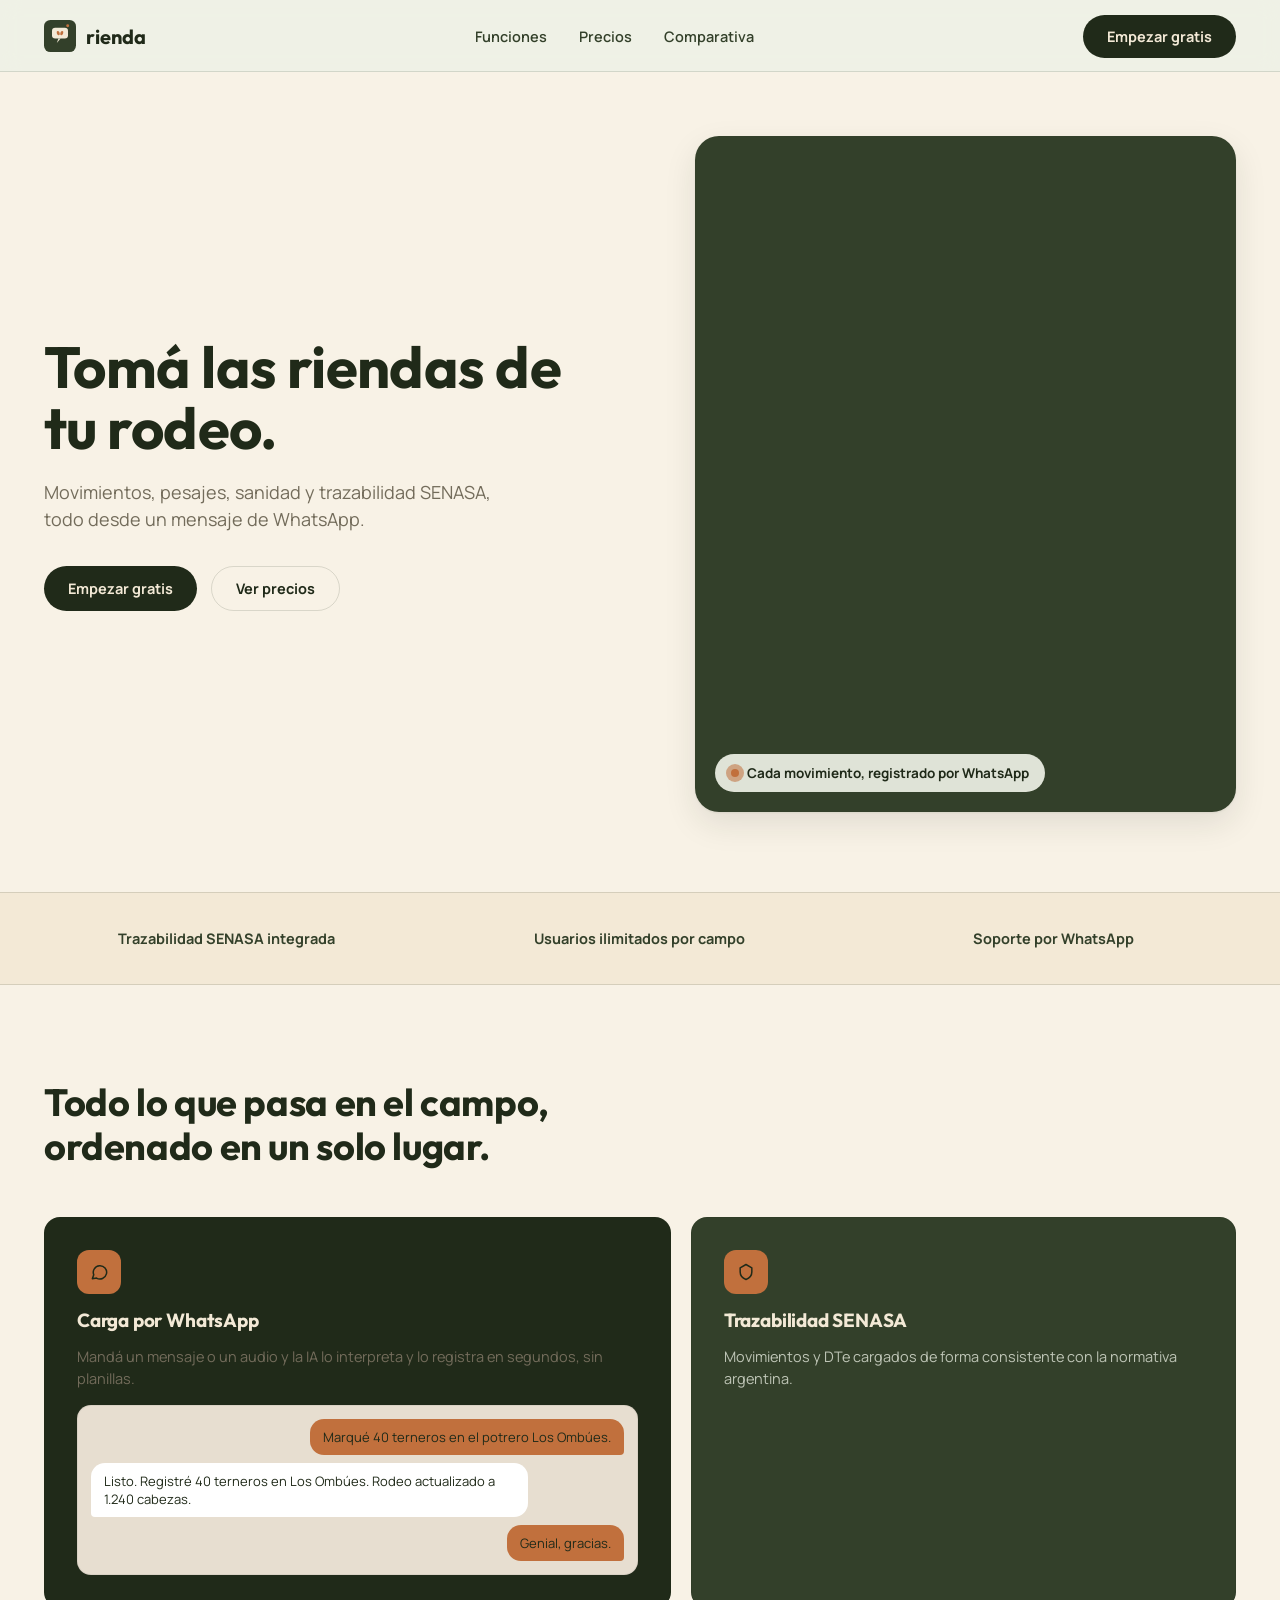
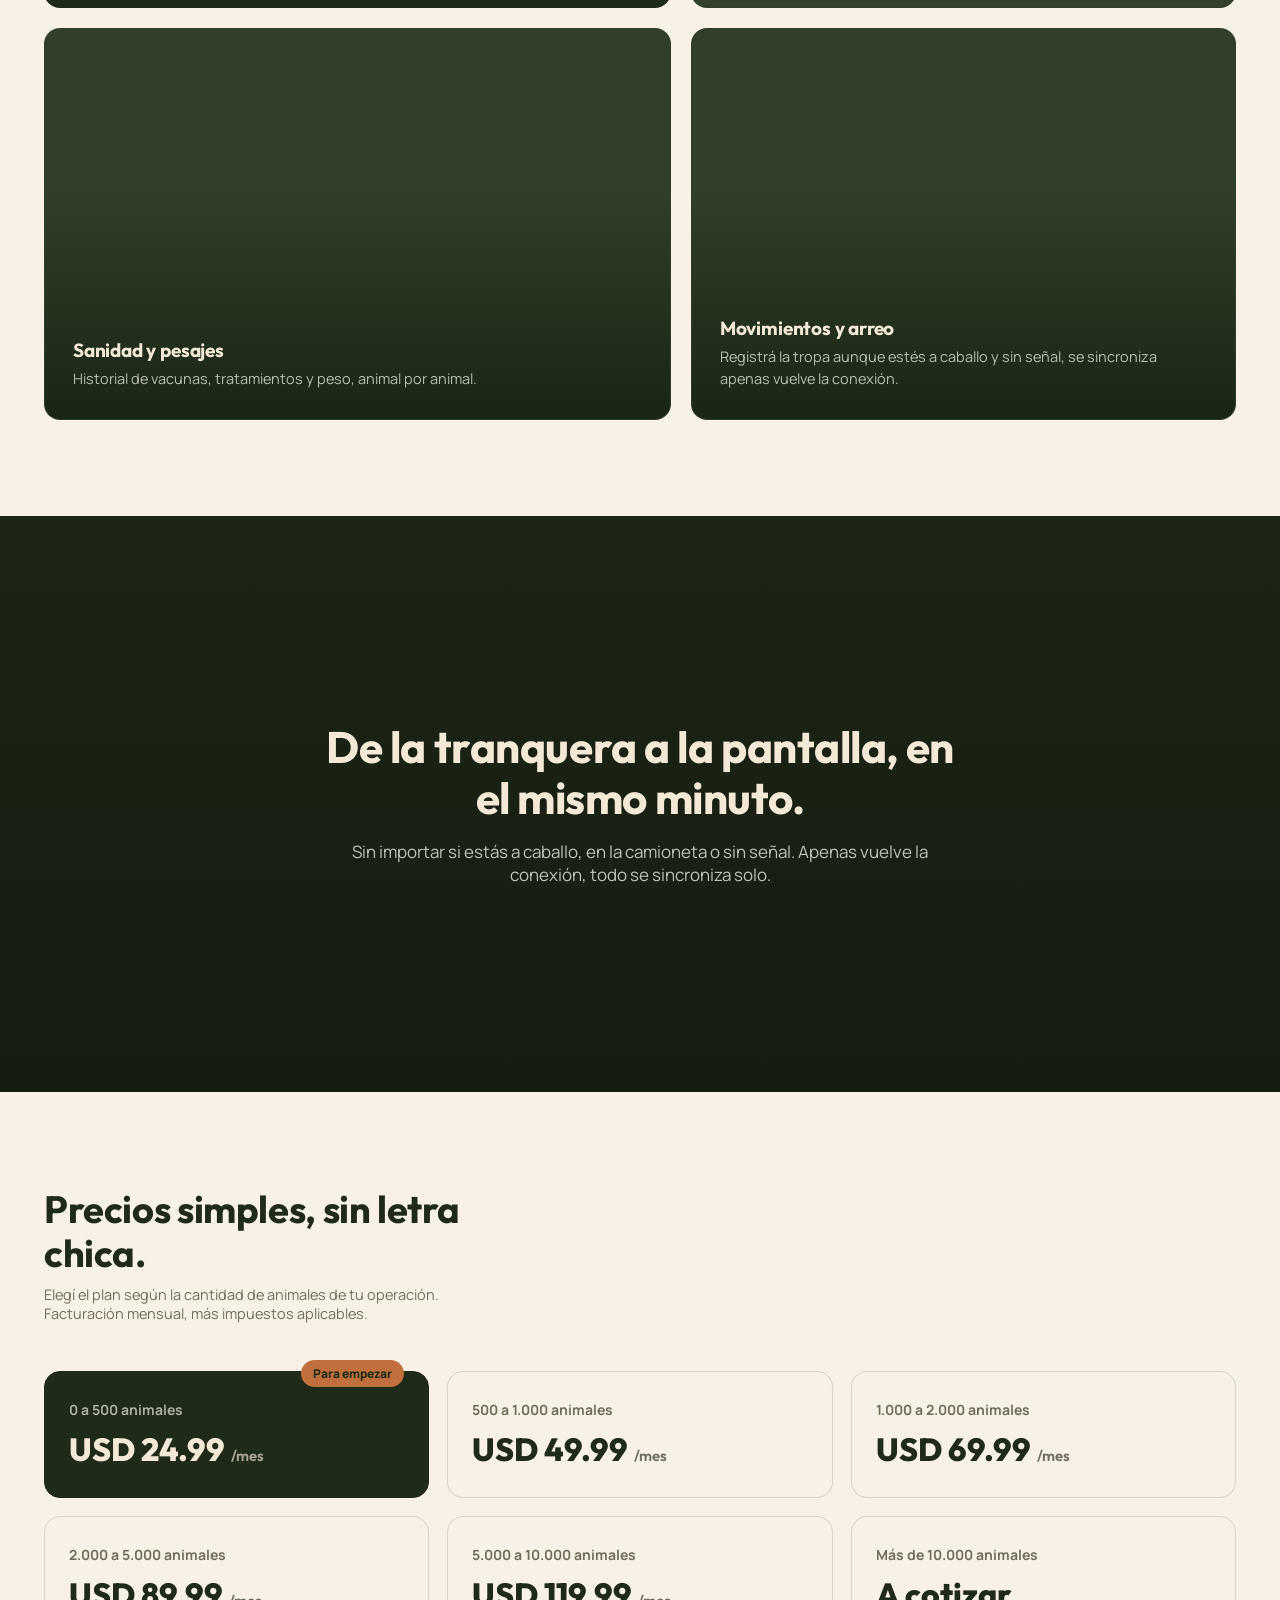
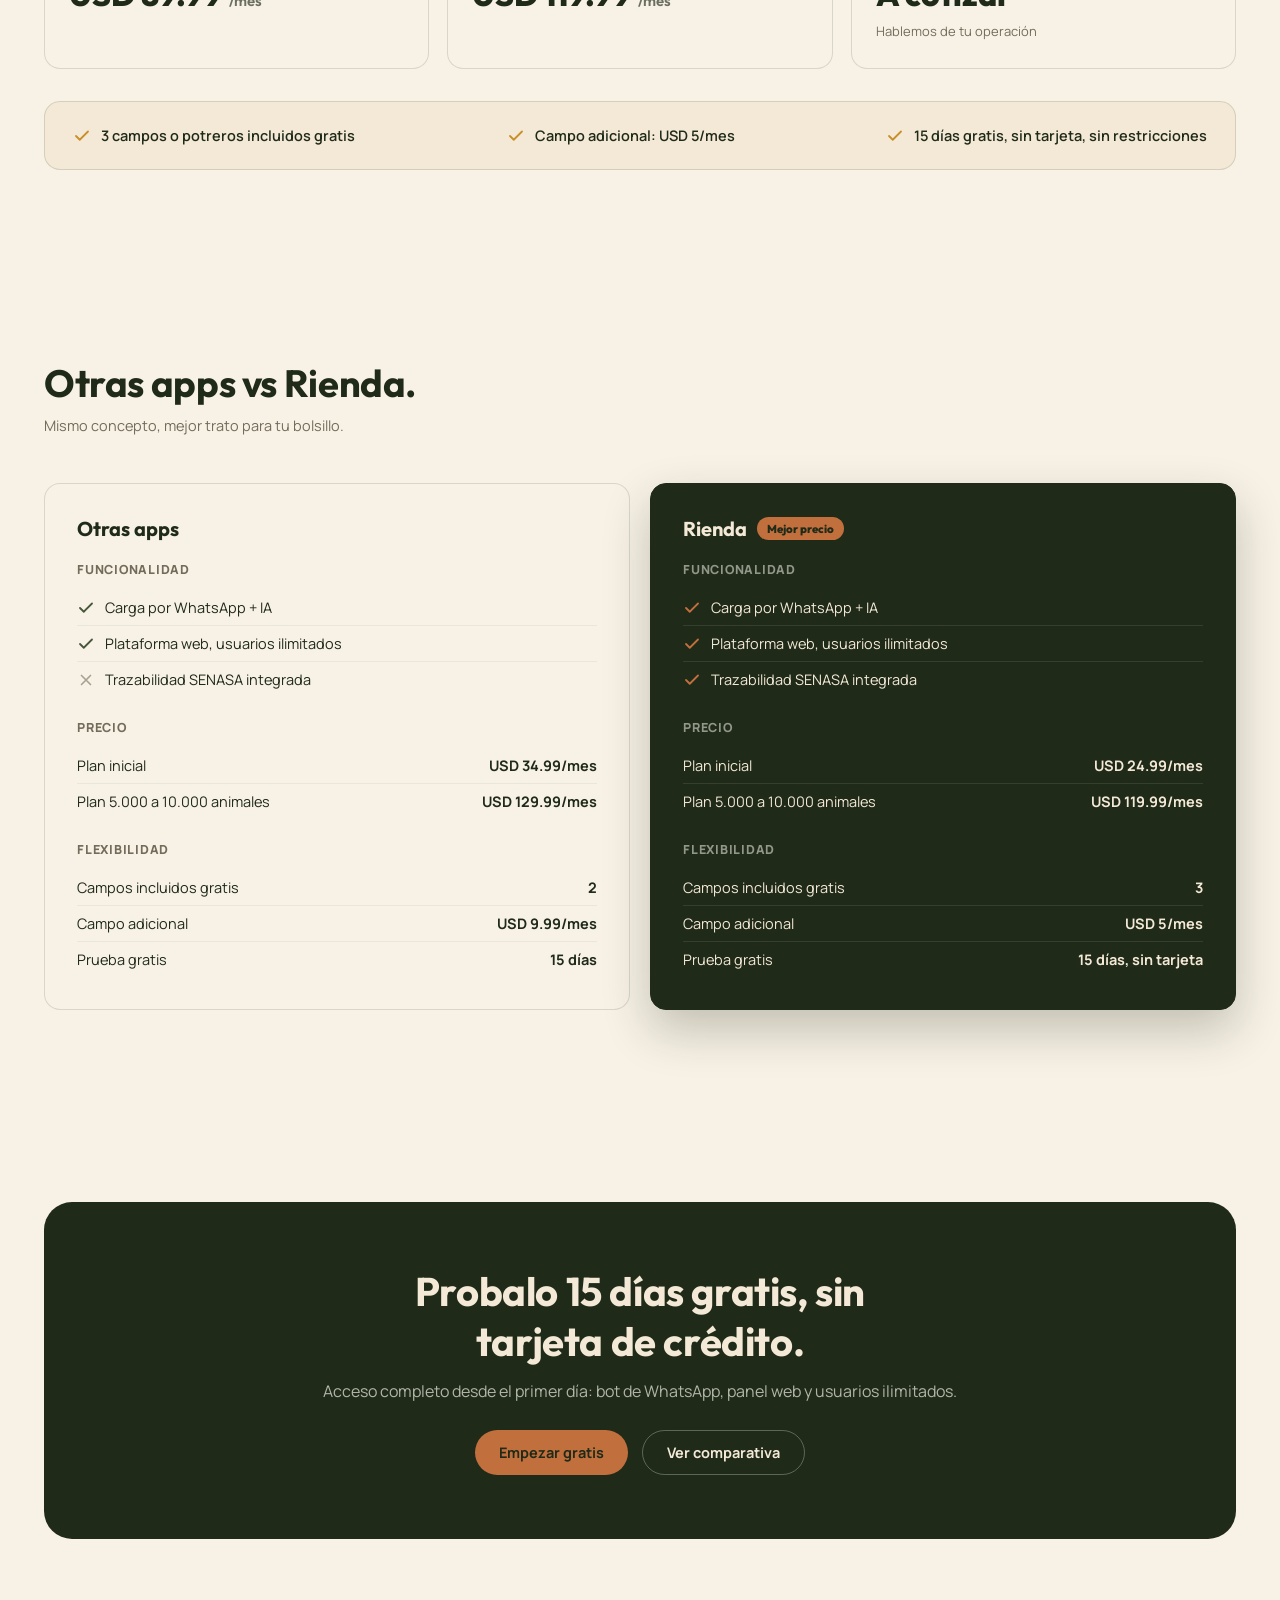
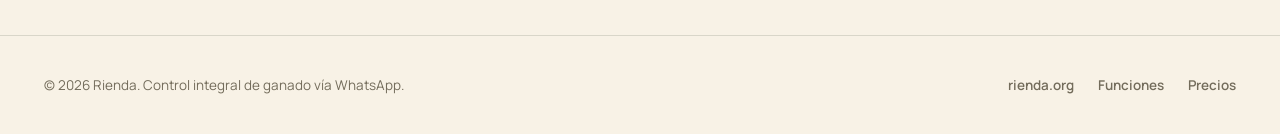
<file: index.html>
<!DOCTYPE html>
<html lang="es">
<head>
<meta charset="UTF-8">
<meta name="viewport" content="width=device-width, initial-scale=1.0">
<title>Rienda, tomá las riendas de tu rodeo</title>
<link rel="preconnect" href="https://fonts.googleapis.com">
<link rel="preconnect" href="https://fonts.gstatic.com" crossorigin>
<link href="https://fonts.googleapis.com/css2?family=Outfit:wght@400;500;600;700;800&family=Manrope:wght@400;500;600;700&display=swap" rel="stylesheet">
<link rel="stylesheet" href="css/styles.css">
</head>
<body>

<nav>
  <div class="nav-inner">
    <div class="brand">
      <span class="brand-mark">
        <svg viewBox="0 0 100 100" width="32" height="32" xmlns="http://www.w3.org/2000/svg">
          <rect width="100" height="100" rx="20" fill="#33402A"/>
          <rect x="25" y="24" width="50" height="34" rx="10" fill="#F3E9D6"/>
          <path d="M45,58 L40,72 L52,58 Z" fill="#F3E9D6"/>
          <g transform="translate(50,41)">
            <ellipse cx="-5.5" cy="0" rx="4.5" ry="7" fill="#C1703D" transform="rotate(-18,-5.5,0)"/>
            <ellipse cx="5.5" cy="0" rx="4.5" ry="7" fill="#C1703D" transform="rotate(18,5.5,0)"/>
          </g>
          <circle cx="74" cy="18" r="4.5" fill="#C1703D"/>
        </svg>
      </span>
      rienda
    </div>
    <div class="nav-links" id="navLinks">
      <a href="#funciones">Funciones</a>
      <a href="#precios">Precios</a>
      <a href="#comparativa">Comparativa</a>
    </div>
    <div style="display:flex;align-items:center;gap:8px;">
      <a href="#precios" class="btn btn-primary">Empezar gratis</a>
      <button class="nav-toggle" id="navToggle" aria-label="Abrir menú" aria-expanded="false" aria-controls="navLinks">
        <svg id="navToggleIcon" viewBox="0 0 24 24" fill="none" xmlns="http://www.w3.org/2000/svg">
          <path d="M4 6h16M4 12h16M4 18h16" stroke="#202a19" stroke-width="2" stroke-linecap="round"/>
        </svg>
      </button>
    </div>
  </div>
</nav>

<section class="hero">
  <div class="max hero-grid">
    <div>
      <h1 class="reveal in">Tomá las riendas de tu rodeo.</h1>
      <p class="reveal in">Movimientos, pesajes, sanidad y trazabilidad SENASA, todo desde un mensaje de WhatsApp.</p>
      <div class="hero-ctas reveal in">
        <a href="#precios" class="btn btn-primary">Empezar gratis</a>
        <a href="#precios" class="btn btn-ghost">Ver precios</a>
      </div>
    </div>
    <div class="hero-visual reveal in">
      <video autoplay muted loop playsinline
        poster="https://images.pexels.com/videos/13158900/cattle-scotland-13158900.jpeg?auto=compress&cs=tinysrgb&h=900&fit=crop&w=900"
        aria-label="Rodeo pastando en el campo">
        <source src="https://videos.pexels.com/video-files/13158900/13158900-uhd_2730_1440_25fps.mp4" type="video/mp4">
      </video>
      <div class="chip"><span class="chip-dot"></span> Cada movimiento, registrado por WhatsApp</div>
    </div>
  </div>
</section>

<div class="facts">
  <div class="max facts-grid">
    <div class="fact reveal">Trazabilidad SENASA integrada</div>
    <div class="fact reveal">Usuarios ilimitados por campo</div>
    <div class="fact reveal">Soporte por WhatsApp</div>
  </div>
</div>

<section id="funciones">
  <div class="max">
    <div class="section-head reveal">
      <h2>Todo lo que pasa en el campo, ordenado en un solo lugar.</h2>
    </div>
    <div class="bento reveal-stagger">
      <div class="bento-card chat-mock reveal">
        <div class="icon-box">
          <svg width="20" height="20" viewBox="0 0 24 24" fill="none"><path d="M4 20l1.7-4.6A8 8 0 1 1 9 19.3L4 20Z" stroke="currentColor" stroke-width="1.8" stroke-linejoin="round"/></svg>
        </div>
        <h3>Carga por WhatsApp</h3>
        <p>Mandá un mensaje o un audio y la IA lo interpreta y lo registra en segundos, sin planillas.</p>
        <div class="phone-frame">
          <div class="bubble out">Marqué 40 terneros en el potrero Los Ombúes.</div>
          <div class="bubble in">Listo. Registré 40 terneros en Los Ombúes. Rodeo actualizado a 1.240 cabezas.</div>
          <div class="bubble out">Genial, gracias.</div>
        </div>
      </div>

      <div class="bento-card accent reveal">
        <div class="icon-box">
          <svg width="20" height="20" viewBox="0 0 24 24" fill="none"><path d="M12 3l7 4v5c0 5-3 7.5-7 9-4-1.5-7-4-7-9V7l7-4Z" stroke="currentColor" stroke-width="1.8" stroke-linejoin="round"/></svg>
        </div>
        <h3>Trazabilidad SENASA</h3>
        <p>Movimientos y DTe cargados de forma consistente con la normativa argentina.</p>
      </div>

      <div class="bento-card media reveal">
        <video autoplay muted loop playsinline
          poster="https://images.pexels.com/videos/13158900/cattle-scotland-13158900.jpeg?auto=compress&cs=tinysrgb&h=500&fit=crop&w=700"
          aria-label="Vacas pastando en el potrero">
          <source src="https://videos.pexels.com/video-files/13158900/13158900-uhd_2730_1440_25fps.mp4" type="video/mp4">
        </video>
        <div class="media-content">
          <h3>Sanidad y pesajes</h3>
          <p>Historial de vacunas, tratamientos y peso, animal por animal.</p>
        </div>
      </div>

      <div class="bento-card media reveal">
        <video autoplay muted loop playsinline
          poster="https://images.pexels.com/videos/36499576/pexels-photo-36499576.jpeg?auto=compress&cs=tinysrgb&h=500&fit=crop&w=700"
          aria-label="Arriero a caballo trabajando el rodeo">
          <source src="https://videos.pexels.com/video-files/36499576/15476779_1920_1080_24fps.mp4" type="video/mp4">
        </video>
        <div class="media-content">
          <h3>Movimientos y arreo</h3>
          <p>Registrá la tropa aunque estés a caballo y sin señal, se sincroniza apenas vuelve la conexión.</p>
        </div>
      </div>
    </div>
  </div>
</section>

<div class="cinematic">
  <video autoplay muted loop playsinline
    poster="https://images.pexels.com/videos/8625404/action-action-energy-animal-beach-8625404.jpeg?auto=compress&cs=tinysrgb&h=900&fit=crop&w=1600"
    aria-label="Caballo corriendo en campo abierto">
    <source src="https://videos.pexels.com/video-files/8625404/8625404-hd_1920_1080_30fps.mp4" type="video/mp4">
  </video>
  <div class="cinematic-content reveal">
    <h2>De la tranquera a la pantalla, en el mismo minuto.</h2>
    <p>Sin importar si estás a caballo, en la camioneta o sin señal. Apenas vuelve la conexión, todo se sincroniza solo.</p>
  </div>
</div>

<section id="precios">
  <div class="max">
    <div class="section-head reveal">
      <h2>Precios simples, sin letra chica.</h2>
      <p class="pricing-toggle-note">Elegí el plan según la cantidad de animales de tu operación. Facturación mensual, más impuestos aplicables.</p>
    </div>

    <div class="price-grid reveal-stagger">
      <div class="price-card featured reveal">
        <span class="price-badge">Para empezar</span>
        <span class="price-range">0 a 500 animales</span>
        <span class="price-amount">USD 24.99 <span>/mes</span></span>
      </div>
      <div class="price-card reveal">
        <span class="price-range">500 a 1.000 animales</span>
        <span class="price-amount">USD 49.99 <span>/mes</span></span>
      </div>
      <div class="price-card reveal">
        <span class="price-range">1.000 a 2.000 animales</span>
        <span class="price-amount">USD 69.99 <span>/mes</span></span>
      </div>
      <div class="price-card reveal">
        <span class="price-range">2.000 a 5.000 animales</span>
        <span class="price-amount">USD 89.99 <span>/mes</span></span>
      </div>
      <div class="price-card reveal">
        <span class="price-range">5.000 a 10.000 animales</span>
        <span class="price-amount">USD 119.99 <span>/mes</span></span>
      </div>
      <div class="price-card reveal">
        <span class="price-range">Más de 10.000 animales</span>
        <span class="price-amount">A cotizar</span>
        <span class="price-note">Hablemos de tu operación</span>
      </div>
    </div>

    <div class="price-extra reveal">
      <div class="price-extra-item">
        <svg width="18" height="18" viewBox="0 0 24 24" fill="none"><path d="M20 6L9 17l-5-5" stroke="#c98f28" stroke-width="2.4" stroke-linecap="round" stroke-linejoin="round"/></svg>
        3 campos o potreros incluidos gratis
      </div>
      <div class="price-extra-item">
        <svg width="18" height="18" viewBox="0 0 24 24" fill="none"><path d="M20 6L9 17l-5-5" stroke="#c98f28" stroke-width="2.4" stroke-linecap="round" stroke-linejoin="round"/></svg>
        Campo adicional: USD 5/mes
      </div>
      <div class="price-extra-item">
        <svg width="18" height="18" viewBox="0 0 24 24" fill="none"><path d="M20 6L9 17l-5-5" stroke="#c98f28" stroke-width="2.4" stroke-linecap="round" stroke-linejoin="round"/></svg>
        15 días gratis, sin tarjeta, sin restricciones
      </div>
    </div>
  </div>
</section>

<section id="comparativa">
  <div class="max">
    <div class="section-head reveal">
      <h2>Otras apps vs Rienda.</h2>
      <p class="pricing-toggle-note">Mismo concepto, mejor trato para tu bolsillo.</p>
    </div>

    <div class="compare">
      <div class="compare-card reveal">
        <div class="compare-title">Otras apps</div>

        <div class="compare-group">
          <div class="compare-group-label">Funcionalidad</div>
          <div class="compare-row"><svg class="icon-yes" viewBox="0 0 24 24" fill="none"><path d="M20 6L9 17l-5-5" stroke="currentColor" stroke-width="2.4" stroke-linecap="round" stroke-linejoin="round"/></svg> Carga por WhatsApp + IA</div>
          <div class="compare-row"><svg class="icon-yes" viewBox="0 0 24 24" fill="none"><path d="M20 6L9 17l-5-5" stroke="currentColor" stroke-width="2.4" stroke-linecap="round" stroke-linejoin="round"/></svg> Plataforma web, usuarios ilimitados</div>
          <div class="compare-row"><svg class="icon-no" viewBox="0 0 24 24" fill="none"><path d="M6 6l12 12M18 6L6 18" stroke="currentColor" stroke-width="2.2" stroke-linecap="round"/></svg> Trazabilidad SENASA integrada</div>
        </div>

        <div class="compare-group">
          <div class="compare-group-label">Precio</div>
          <div class="compare-row">Plan inicial <span class="compare-value" style="margin-left:auto">USD 34.99/mes</span></div>
          <div class="compare-row">Plan 5.000 a 10.000 animales <span class="compare-value" style="margin-left:auto">USD 129.99/mes</span></div>
        </div>

        <div class="compare-group">
          <div class="compare-group-label">Flexibilidad</div>
          <div class="compare-row">Campos incluidos gratis <span class="compare-value" style="margin-left:auto">2</span></div>
          <div class="compare-row">Campo adicional <span class="compare-value" style="margin-left:auto">USD 9.99/mes</span></div>
          <div class="compare-row">Prueba gratis <span class="compare-value" style="margin-left:auto">15 días</span></div>
        </div>
      </div>

      <div class="compare-card win reveal">
        <div class="compare-title">Rienda <span class="tag">Mejor precio</span></div>

        <div class="compare-group">
          <div class="compare-group-label">Funcionalidad</div>
          <div class="compare-row"><svg class="icon-yes" viewBox="0 0 24 24" fill="none"><path d="M20 6L9 17l-5-5" stroke="currentColor" stroke-width="2.4" stroke-linecap="round" stroke-linejoin="round"/></svg> Carga por WhatsApp + IA</div>
          <div class="compare-row"><svg class="icon-yes" viewBox="0 0 24 24" fill="none"><path d="M20 6L9 17l-5-5" stroke="currentColor" stroke-width="2.4" stroke-linecap="round" stroke-linejoin="round"/></svg> Plataforma web, usuarios ilimitados</div>
          <div class="compare-row"><svg class="icon-yes" viewBox="0 0 24 24" fill="none"><path d="M20 6L9 17l-5-5" stroke="currentColor" stroke-width="2.4" stroke-linecap="round" stroke-linejoin="round"/></svg> Trazabilidad SENASA integrada</div>
        </div>

        <div class="compare-group">
          <div class="compare-group-label">Precio</div>
          <div class="compare-row">Plan inicial <span class="compare-value" style="margin-left:auto">USD 24.99/mes</span></div>
          <div class="compare-row">Plan 5.000 a 10.000 animales <span class="compare-value" style="margin-left:auto">USD 119.99/mes</span></div>
        </div>

        <div class="compare-group">
          <div class="compare-group-label">Flexibilidad</div>
          <div class="compare-row">Campos incluidos gratis <span class="compare-value" style="margin-left:auto">3</span></div>
          <div class="compare-row">Campo adicional <span class="compare-value" style="margin-left:auto">USD 5/mes</span></div>
          <div class="compare-row">Prueba gratis <span class="compare-value" style="margin-left:auto">15 días, sin tarjeta</span></div>
        </div>
      </div>
    </div>
  </div>
</section>

<section>
  <div class="max">
    <div class="cta-banner reveal">
      <h2>Probalo 15 días gratis, sin tarjeta de crédito.</h2>
      <p>Acceso completo desde el primer día: bot de WhatsApp, panel web y usuarios ilimitados.</p>
      <div class="hero-ctas">
        <a href="#" class="btn" style="background:var(--accent);color:var(--forest-950);">Empezar gratis</a>
        <a href="#comparativa" class="btn btn-ghost">Ver comparativa</a>
      </div>
    </div>
  </div>
</section>

<footer>
  <div class="max footer-inner">
    <div class="footer-brand">© 2026 Rienda. Control integral de ganado vía WhatsApp.</div>
    <div class="footer-links">
      <a href="https://rienda.org">rienda.org</a>
      <a href="#funciones">Funciones</a>
      <a href="#precios">Precios</a>
    </div>
  </div>
</footer>

<script src="js/main.js"></script>

</body>
</html>
</file>
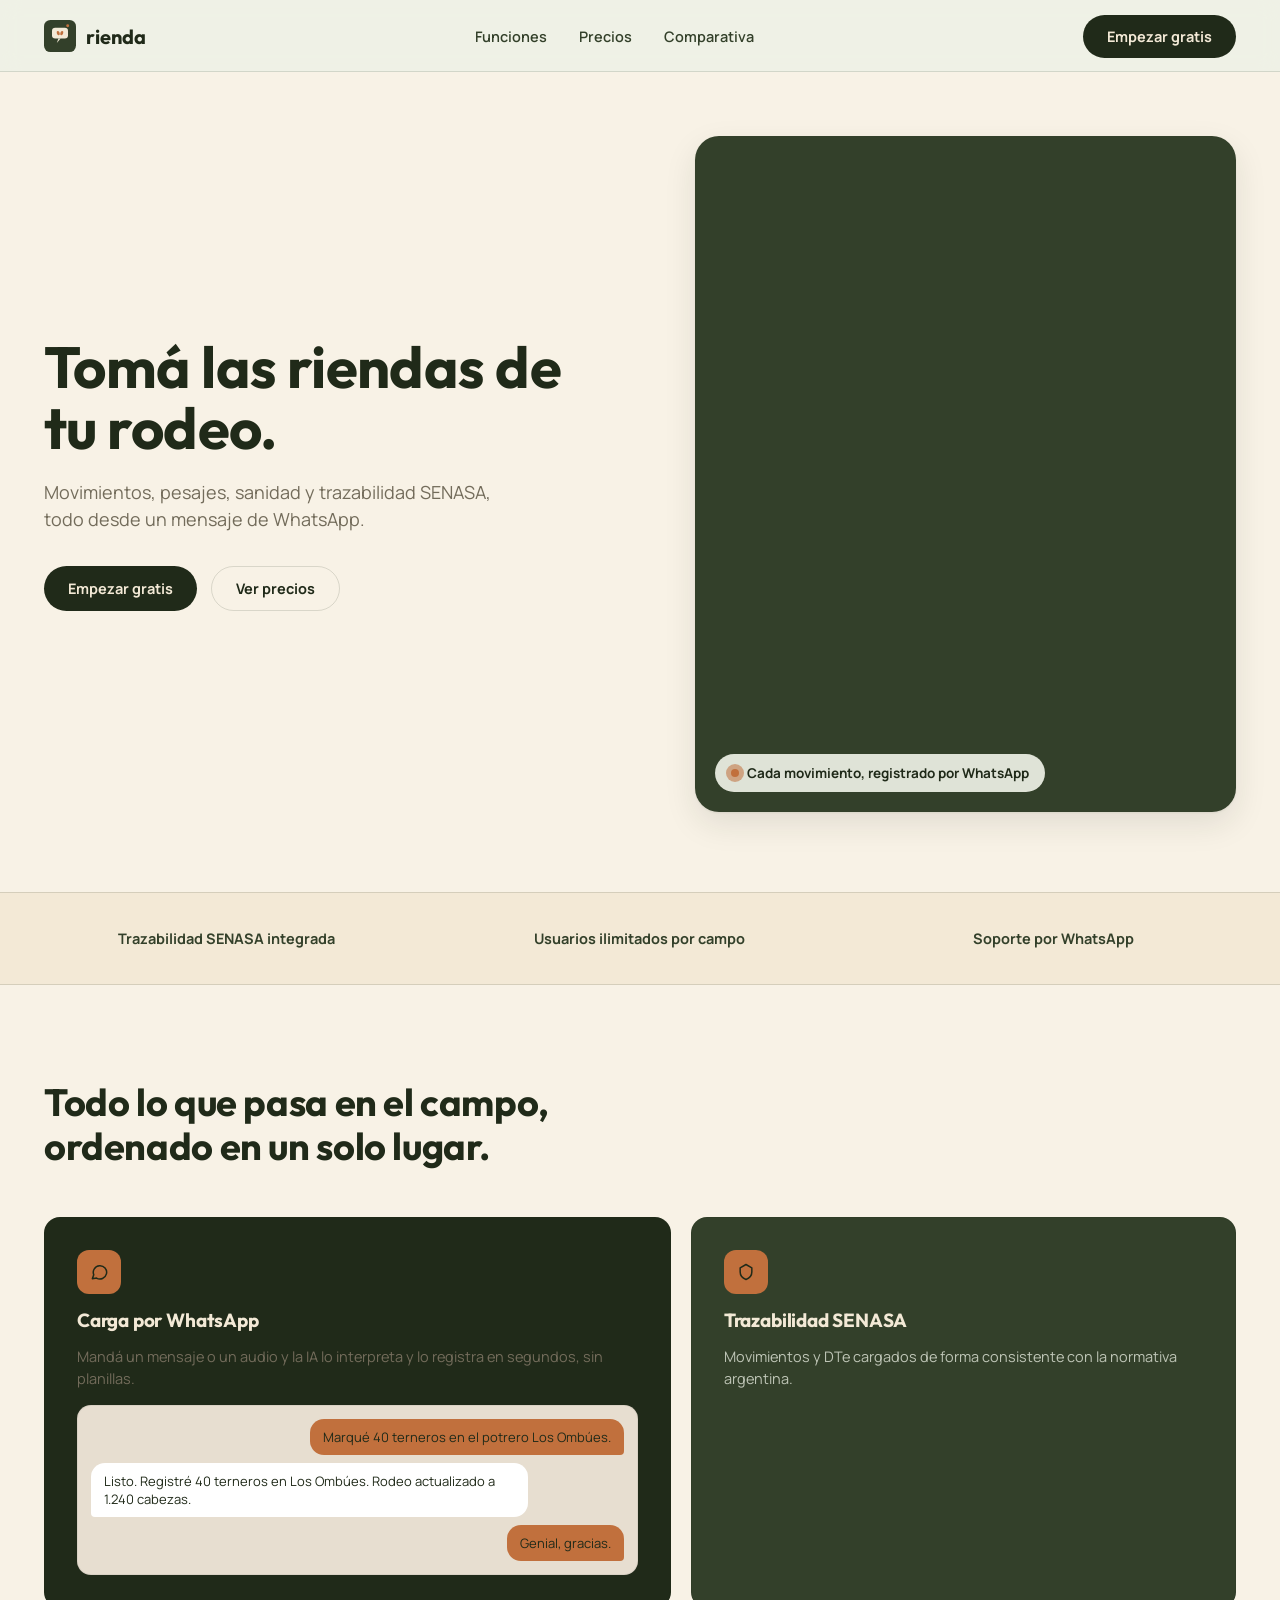
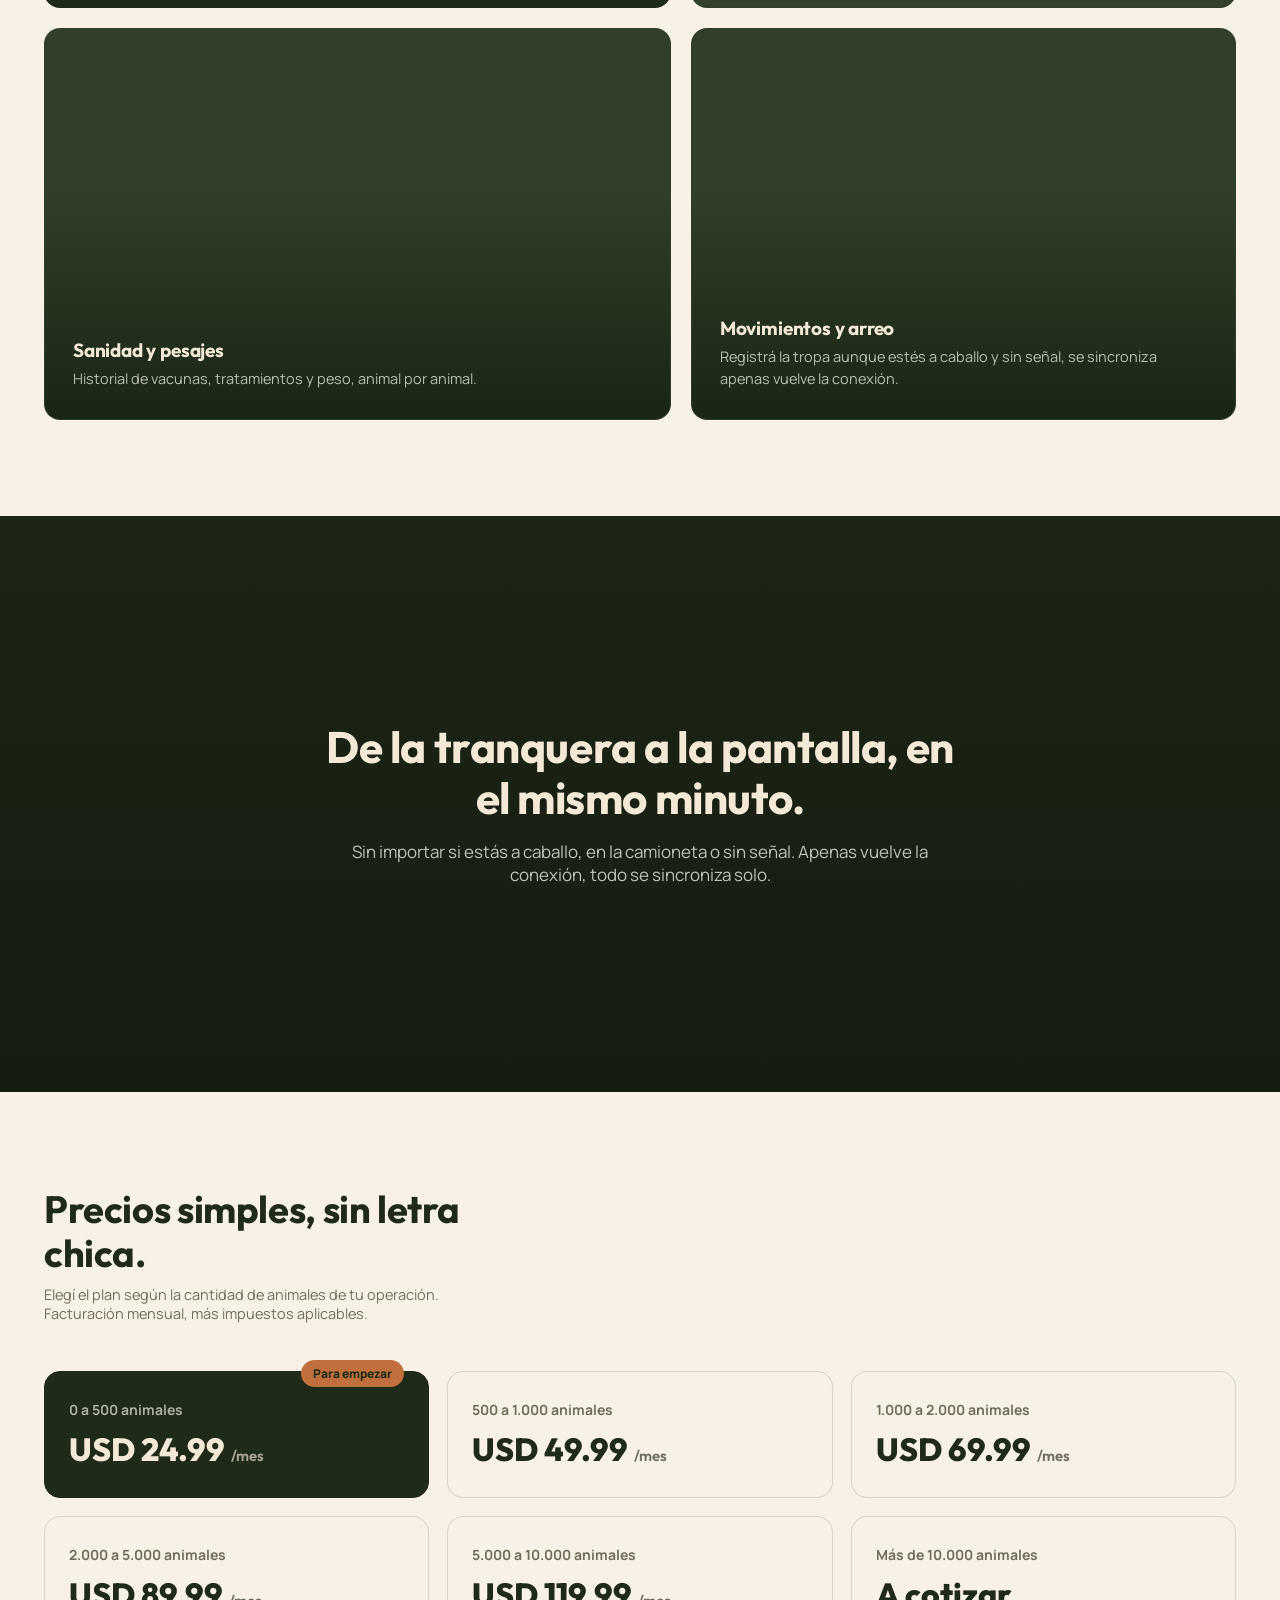
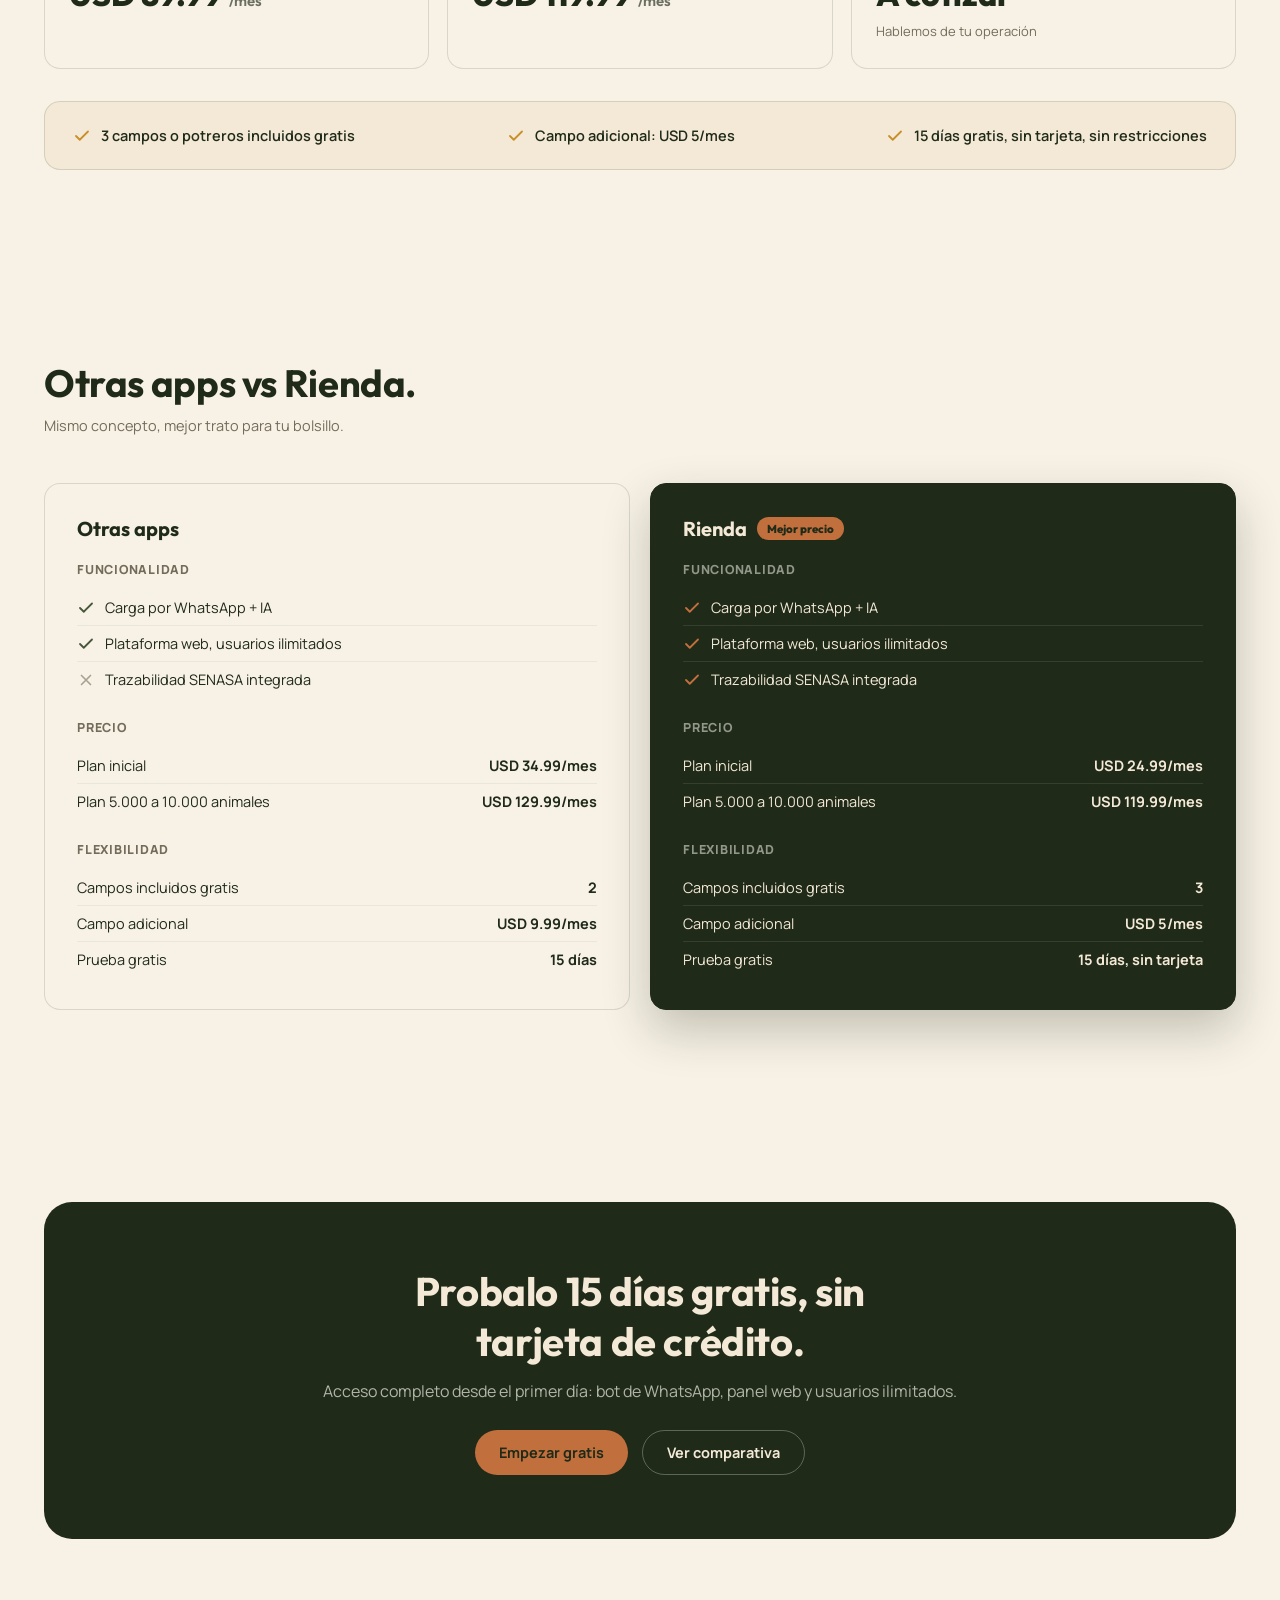
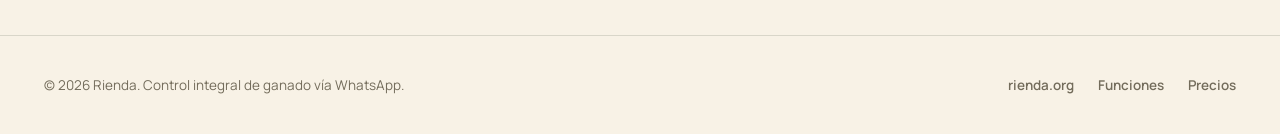
<file: rienda-landing.html>
<!DOCTYPE html>
<html lang="es">
<head>
<meta charset="UTF-8">
<meta name="viewport" content="width=device-width, initial-scale=1.0">
<title>Rienda, tomá las riendas de tu rodeo</title>
<link rel="preconnect" href="https://fonts.googleapis.com">
<link rel="preconnect" href="https://fonts.gstatic.com" crossorigin>
<link href="https://fonts.googleapis.com/css2?family=Outfit:wght@400;500;600;700;800&family=Manrope:wght@400;500;600;700&display=swap" rel="stylesheet">
<style>
  :root{
    --forest-950:#202a19;
    --forest-900:#283420;
    --forest-800:#33402a;
    --forest-700:#46573a;
    --bone:#f3e9d6;
    --bone-soft:#f8f2e6;
    --accent:#c1703d;
    --accent-dark:#a85f2f;
    --muted:#736c5b;
    --line: rgba(32,42,25,0.14);
    --radius-card:16px;
    --radius-pill:999px;
    --shadow-soft: 0 1px 2px rgba(32,42,25,0.07), 0 12px 32px rgba(32,42,25,0.1);
    --ease-out: cubic-bezier(0.23, 1, 0.32, 1);
    --ease-in-out: cubic-bezier(0.77, 0, 0.175, 1);
  }
  *{box-sizing:border-box;}
  html{scroll-behavior:smooth;}
  body{
    margin:0;
    font-family:'Manrope',-apple-system,Segoe UI,Roboto,sans-serif;
    background:var(--bone-soft);
    color:var(--forest-950);
    -webkit-font-smoothing:antialiased;
  }
  h1,h2,h3{
    font-family:'Outfit',sans-serif;
    margin:0;
    letter-spacing:-0.01em;
  }
  p{margin:0;}
  img{display:block;max-width:100%;}
  a{color:inherit;text-decoration:none;}
  .max{max-width:1240px;margin:0 auto;padding:0 24px;}
  section{padding:96px 0;}
  @media (max-width:768px){ section{padding:64px 0;} }

  /* Nav */
  nav{
    position:sticky;top:0;z-index:40;
    background:rgba(238,241,230,0.85);
    backdrop-filter:blur(10px);
    border-bottom:1px solid var(--line);
    height:72px;
  }
  .nav-inner{
    max-width:1240px;margin:0 auto;padding:0 24px;height:72px;
    display:flex;align-items:center;justify-content:space-between;
  }
  .brand{display:flex;align-items:center;gap:10px;font-family:'Outfit',sans-serif;font-weight:700;font-size:20px;color:var(--forest-950);}
  .brand-mark{
    width:32px;height:32px;display:flex;align-items:center;justify-content:center;
  }
  .brand-mark svg{display:block;width:100%;height:100%;}
  .nav-links{display:flex;align-items:center;gap:32px;font-size:14.5px;font-weight:600;color:var(--forest-800);}
  .nav-links a:hover{color:var(--accent-dark);}
  .nav-toggle{
    display:none;width:40px;height:40px;border:none;background:transparent;cursor:pointer;
    align-items:center;justify-content:center;flex-shrink:0;
  }
  .nav-toggle svg{width:22px;height:22px;}
  @media (max-width:480px){
    .nav-inner .btn-primary{padding:10px 16px;font-size:13px;}
    .brand{font-size:17px;}
  }
  @media (max-width:768px){
    .nav-toggle{display:flex;}
    .nav-links{
      display:flex;flex-direction:column;align-items:flex-start;gap:0;
      position:absolute;top:72px;left:0;right:0;
      background:var(--bone-soft);border-bottom:1px solid var(--line);
      max-height:0;overflow:hidden;padding:0 24px;
      transition:max-height .3s var(--ease-out), padding .3s var(--ease-out);
    }
    .nav-links.open{max-height:220px;padding:12px 24px 20px;}
    .nav-links a{padding:12px 0;width:100%;border-bottom:1px solid var(--line);}
    .nav-links a:last-child{border-bottom:none;}
  }
  @media (prefers-reduced-motion: reduce){
    .nav-links{transition:none;}
  }
  .btn{
    display:inline-flex;align-items:center;justify-content:center;gap:8px;
    padding:12px 24px;border-radius:var(--radius-pill);
    font-weight:700;font-size:14.5px;white-space:nowrap;
    transition:transform .15s var(--ease-out), box-shadow .15s var(--ease-out), background .15s ease;
    cursor:pointer;border:none;
  }
  .btn:active{transform:scale(0.97);}
  .btn-primary{background:var(--forest-950);color:var(--bone);}
  .btn-ghost{background:transparent;color:var(--forest-950);border:1.5px solid var(--line);}
  @media (hover: hover) and (pointer: fine){
    .btn-primary:hover{background:var(--forest-800);transform:translateY(-1px);box-shadow:0 8px 20px rgba(20,32,15,0.22);}
    .btn-ghost:hover{border-color:var(--forest-950);}
  }

  /* Hero */
  .hero{padding:64px 0 80px;}
  .hero-grid{
    display:grid;grid-template-columns:1.1fr 1fr;gap:56px;align-items:center;
  }
  @media (max-width:900px){ .hero-grid{grid-template-columns:1fr;} }
  .hero h1{
    font-size:clamp(34px,5vw,58px);
    line-height:1.05;
    max-width:14ch;
  }
  .hero p{
    margin-top:20px;font-size:18px;line-height:1.55;color:var(--muted);max-width:42ch;
  }
  .hero-ctas{margin-top:32px;display:flex;gap:14px;flex-wrap:wrap;}
  .hero-visual{
    position:relative;border-radius:24px;overflow:hidden;
    aspect-ratio:4/5;box-shadow:var(--shadow-soft);
    background:var(--forest-800);
  }
  .hero-visual video{width:100%;height:100%;object-fit:cover;display:block;}
  @media (max-width:900px){
    .hero-visual{aspect-ratio:4/3;max-height:340px;}
  }
  @media (max-width:480px){
    .hero-visual{aspect-ratio:1/1;max-height:280px;border-radius:18px;}
  }
  .hero-visual .chip{
    position:absolute;left:20px;bottom:20px;
    background:rgba(238,241,230,0.92);backdrop-filter:blur(6px);
    padding:10px 16px;border-radius:var(--radius-pill);
    font-size:13.5px;font-weight:700;color:var(--forest-950);
    display:flex;align-items:center;gap:8px;
  }
  .chip-dot{
    width:8px;height:8px;border-radius:50%;background:var(--accent);position:relative;
  }
  .chip-dot::after{
    content:"";position:absolute;inset:-5px;border-radius:50%;
    background:var(--accent);opacity:.55;
    animation:pulseDot 1.8s ease-out infinite;
  }
  @keyframes pulseDot{
    0%{transform:scale(0.6);opacity:.55;}
    100%{transform:scale(1.9);opacity:0;}
  }
  @media (prefers-reduced-motion: reduce){
    .chip-dot::after{animation:none;display:none;}
  }

  /* Fact strip */
  .facts{
    border-top:1px solid var(--line);border-bottom:1px solid var(--line);
    background:var(--bone);
  }
  .facts-grid{
    display:grid;grid-template-columns:repeat(3,1fr);
    padding:28px 0;
  }
  @media (max-width:768px){ .facts-grid{grid-template-columns:1fr;gap:16px;} }
  .fact{text-align:center;font-size:14.5px;font-weight:700;color:var(--forest-800);padding:8px 16px;}

  /* Features bento */
  .section-head{max-width:520px;margin-bottom:48px;}
  .section-head h2{font-size:clamp(26px,3.4vw,38px);line-height:1.15;}
  .bento{
    display:grid;grid-template-columns:1.15fr 1fr;grid-template-rows:1fr 1fr;gap:20px;
  }
  @media (max-width:860px){ .bento{grid-template-columns:1fr;grid-template-rows:auto;} }
  .bento-card{
    border-radius:var(--radius-card);padding:32px;
    background:var(--bone);border:1px solid var(--line);
    display:flex;flex-direction:column;gap:14px;position:relative;overflow:hidden;min-height:260px;
  }
  .bento-card.accent{background:var(--forest-800);color:var(--bone);}
  .bento-card.media{padding:0;justify-content:flex-end;color:var(--bone);background:var(--forest-800);}
  .bento-card.media video{position:absolute;inset:0;width:100%;height:100%;object-fit:cover;z-index:0;}
  .bento-card.media::after{
    content:"";position:absolute;inset:0;z-index:1;
    background:linear-gradient(180deg, rgba(20,32,15,0.05) 40%, rgba(20,32,15,0.82) 100%);
  }
  .bento-card.media .media-content{position:relative;z-index:2;padding:28px;display:flex;flex-direction:column;gap:6px;}
  .icon-box{
    width:44px;height:44px;border-radius:12px;
    display:flex;align-items:center;justify-content:center;
    background:var(--forest-950);color:var(--bone);
  }
  .bento-card.accent .icon-box{background:var(--accent);color:var(--forest-950);}
  .bento-card h3{font-size:19px;}
  .bento-card p{font-size:14.5px;line-height:1.55;color:var(--muted);}
  .bento-card.accent p, .bento-card.media p{color:rgba(238,241,230,0.75);}

  /* WhatsApp-style chat mockup */
  .chat-mock{
    background:var(--forest-950);color:var(--bone);justify-content:flex-end;
  }
  .chat-mock .icon-box{background:var(--accent);color:var(--forest-950);}
  .phone-frame{
    background:#e7ded0;border-radius:14px;padding:14px;flex:1;
    display:flex;flex-direction:column;gap:8px;
    box-shadow:inset 0 0 0 1px rgba(0,0,0,0.06);
  }
  .bubble{
    max-width:82%;padding:9px 13px;border-radius:14px;font-size:13px;line-height:1.4;
    opacity:0;transform:translateY(10px);
    animation:bubbleIn .5s var(--ease-out) forwards;
  }
  .bubble.out{align-self:flex-end;background:var(--accent);color:var(--forest-950);border-bottom-right-radius:4px;}
  .bubble.in{align-self:flex-start;background:#fff;color:var(--forest-950);border-bottom-left-radius:4px;}
  .bubble:nth-child(1){animation-delay:.2s;}
  .bubble:nth-child(2){animation-delay:.9s;}
  .bubble:nth-child(3){animation-delay:1.6s;}
  @keyframes bubbleIn{to{opacity:1;transform:translateY(0);}}
  @media (prefers-reduced-motion: reduce){
    .bubble{opacity:1;transform:none;animation:none;}
  }

  /* Cinematic full-bleed band */
  .cinematic{
    position:relative;overflow:hidden;min-height:64vh;
    display:flex;align-items:center;justify-content:center;
    background:var(--forest-950);
  }
  .cinematic video{
    position:absolute;inset:0;width:100%;height:100%;object-fit:cover;
    transform:scale(1.08);
    animation:cinematicZoom linear both;
    animation-timeline:view();
    animation-range:cover 0% cover 100%;
  }
  @keyframes cinematicZoom{ from{transform:scale(1.15);} to{transform:scale(1);} }
  .cinematic::after{
    content:"";position:absolute;inset:0;
    background:linear-gradient(180deg, rgba(20,26,15,0.35) 0%, rgba(20,26,15,0.6) 55%, rgba(20,26,15,0.88) 100%);
  }
  .cinematic-content{
    position:relative;z-index:2;text-align:center;color:var(--bone);padding:80px 24px;max-width:680px;
  }
  .cinematic-content h2{font-size:clamp(28px,4.4vw,44px);line-height:1.15;}
  .cinematic-content p{margin-top:16px;font-size:17px;color:rgba(238,241,230,0.78);}
  @media (prefers-reduced-motion: reduce){
    .cinematic video{animation:none;transform:none;}
  }
  @media (max-width:640px){
    .cinematic{min-height:52vh;}
    .cinematic-content{padding:56px 20px;}
  }

  /* Pricing */
  .pricing-toggle-note{font-size:14.5px;color:var(--muted);margin-top:10px;max-width:46ch;}
  .price-grid{
    display:grid;grid-template-columns:repeat(3,1fr);gap:18px;margin-top:40px;
  }
  @media (max-width:960px){ .price-grid{grid-template-columns:repeat(2,1fr);} }
  @media (max-width:640px){ .price-grid{grid-template-columns:1fr;} }
  .price-card{
    border-radius:var(--radius-card);padding:28px 24px;background:var(--bone-soft);
    border:1px solid var(--line);display:flex;flex-direction:column;gap:6px;
    transition:transform .2s var(--ease-out), box-shadow .2s var(--ease-out);
  }
  @media (hover: hover) and (pointer: fine){
    .price-card:hover{transform:translateY(-4px);box-shadow:var(--shadow-soft);}
  }
  .price-card.featured{
    background:var(--forest-950);color:var(--bone);border-color:var(--forest-950);
    position:relative;
  }
  .price-card.featured .price-range, .price-card.featured .price-note{color:rgba(238,241,230,0.68);}
  .price-badge{
    position:absolute;top:-12px;right:24px;background:var(--accent);color:var(--forest-950);
    font-size:12px;font-weight:800;padding:5px 12px;border-radius:var(--radius-pill);
  }
  .price-range{font-size:14px;font-weight:700;color:var(--muted);}
  .price-amount{font-family:'Outfit',sans-serif;font-size:32px;font-weight:800;margin-top:4px;}
  .price-amount span{font-size:15px;font-weight:600;opacity:.65;}
  .price-note{font-size:13px;color:var(--muted);margin-top:2px;}
  .price-extra{
    margin-top:32px;border-radius:var(--radius-card);border:1px solid var(--line);
    background:var(--bone);padding:24px 28px;
    display:flex;flex-wrap:wrap;gap:24px;justify-content:space-between;align-items:center;
  }
  .price-extra-item{display:flex;align-items:center;gap:10px;font-size:14.5px;font-weight:600;}

  /* Comparison */
  .compare{
    display:grid;grid-template-columns:1fr 1fr;gap:20px;margin-top:40px;
  }
  @media (max-width:768px){ .compare{grid-template-columns:1fr;} }
  .compare-card{
    border-radius:var(--radius-card);padding:32px;border:1px solid var(--line);
    background:var(--bone-soft);
  }
  .compare-card.win{
    background:var(--forest-950);color:var(--bone);border-color:var(--forest-950);
    box-shadow:0 20px 48px rgba(20,32,15,0.24);
  }
  .compare-title{font-family:'Outfit',sans-serif;font-weight:700;font-size:20px;margin-bottom:20px;display:flex;align-items:center;gap:10px;}
  .compare-title .tag{
    font-size:11.5px;font-weight:800;background:var(--accent);color:var(--forest-950);
    padding:4px 10px;border-radius:var(--radius-pill);
  }
  .compare-group{margin-bottom:22px;}
  .compare-group:last-child{margin-bottom:0;}
  .compare-group-label{font-size:12.5px;font-weight:800;text-transform:uppercase;letter-spacing:.06em;color:var(--muted);margin-bottom:12px;}
  .compare-card.win .compare-group-label{color:rgba(238,241,230,0.55);}
  .compare-row{display:flex;align-items:flex-start;gap:10px;padding:8px 0;font-size:14.5px;}
  .compare-row + .compare-row{border-top:1px solid rgba(20,32,15,0.06);}
  .compare-card.win .compare-row + .compare-row{border-top:1px solid rgba(238,241,230,0.1);}
  .icon-yes, .icon-no{flex-shrink:0;width:18px;height:18px;margin-top:1px;}
  .icon-yes{color:var(--accent);}
  .compare-card:not(.win) .icon-yes{color:var(--forest-700);}
  .icon-no{color:var(--muted);opacity:.6;}
  .compare-value{font-weight:700;}

  /* CTA banner */
  .cta-banner{
    background:var(--forest-950);color:var(--bone);border-radius:28px;
    padding:64px 48px;text-align:center;position:relative;overflow:hidden;
  }
  @media (max-width:640px){ .cta-banner{padding:48px 24px;} }
  .cta-banner h2{font-size:clamp(26px,4vw,40px);max-width:20ch;margin:0 auto;}
  .cta-banner p{margin-top:14px;color:rgba(238,241,230,0.7);font-size:16px;}
  .cta-banner .hero-ctas{justify-content:center;margin-top:28px;}
  .cta-banner .btn-ghost{border-color:rgba(238,241,230,0.3);color:var(--bone);}
  @media (hover: hover) and (pointer: fine){
    .cta-banner .btn-ghost:hover{border-color:var(--bone);}
  }

  /* Footer */
  footer{border-top:1px solid var(--line);padding:40px 0;}
  .footer-inner{display:flex;justify-content:space-between;align-items:center;flex-wrap:wrap;gap:16px;}
  .footer-links{display:flex;gap:24px;font-size:13.5px;color:var(--muted);font-weight:600;}
  .footer-links a:hover{color:var(--forest-950);}
  .footer-brand{font-size:13.5px;color:var(--muted);}

  /* Reveal on scroll */
  .reveal{opacity:0;transform:translateY(22px);transition:opacity .7s var(--ease-out), transform .7s var(--ease-out);}
  .reveal.in{opacity:1;transform:translateY(0);}
  .reveal-stagger .reveal:nth-child(1){transition-delay:0ms;}
  .reveal-stagger .reveal:nth-child(2){transition-delay:80ms;}
  .reveal-stagger .reveal:nth-child(3){transition-delay:160ms;}
  .reveal-stagger .reveal:nth-child(4){transition-delay:240ms;}
  .reveal-stagger .reveal:nth-child(5){transition-delay:320ms;}
  .reveal-stagger .reveal:nth-child(6){transition-delay:400ms;}

  @media (prefers-reduced-motion: reduce){
    html{scroll-behavior:auto;}
    .reveal{opacity:1;transform:none;transition:none;}
    .btn, .price-card{transition:none;}
  }

  /* Small-screen tightening */
  @media (max-width:480px){
    .max{padding:0 18px;}
    .hero{padding:32px 0 48px;}
    .hero-ctas .btn{flex:1;}
    .bento-card{padding:24px;min-height:auto;}
    .bento-card.media .media-content{padding:20px;}
    .compare-card{padding:24px;}
    .price-card{padding:22px 20px;}
    .price-extra{padding:20px;flex-direction:column;align-items:flex-start;gap:14px;}
    .cta-banner{border-radius:20px;}
    .cta-banner .hero-ctas{flex-direction:column;}
    .cta-banner .hero-ctas .btn{width:100%;}
    .footer-inner{flex-direction:column;align-items:flex-start;}
  }
</style>
</head>
<body>

<nav>
  <div class="nav-inner">
    <div class="brand">
      <span class="brand-mark">
        <svg viewBox="0 0 100 100" width="32" height="32" xmlns="http://www.w3.org/2000/svg">
          <rect width="100" height="100" rx="20" fill="#33402A"/>
          <rect x="25" y="24" width="50" height="34" rx="10" fill="#F3E9D6"/>
          <path d="M45,58 L40,72 L52,58 Z" fill="#F3E9D6"/>
          <g transform="translate(50,41)">
            <ellipse cx="-5.5" cy="0" rx="4.5" ry="7" fill="#C1703D" transform="rotate(-18,-5.5,0)"/>
            <ellipse cx="5.5" cy="0" rx="4.5" ry="7" fill="#C1703D" transform="rotate(18,5.5,0)"/>
          </g>
          <circle cx="74" cy="18" r="4.5" fill="#C1703D"/>
        </svg>
      </span>
      rienda
    </div>
    <div class="nav-links" id="navLinks">
      <a href="#funciones">Funciones</a>
      <a href="#precios">Precios</a>
      <a href="#comparativa">Comparativa</a>
    </div>
    <div style="display:flex;align-items:center;gap:8px;">
      <a href="#precios" class="btn btn-primary">Empezar gratis</a>
      <button class="nav-toggle" id="navToggle" aria-label="Abrir menú" aria-expanded="false" aria-controls="navLinks">
        <svg id="navToggleIcon" viewBox="0 0 24 24" fill="none" xmlns="http://www.w3.org/2000/svg">
          <path d="M4 6h16M4 12h16M4 18h16" stroke="#202a19" stroke-width="2" stroke-linecap="round"/>
        </svg>
      </button>
    </div>
  </div>
</nav>

<section class="hero">
  <div class="max hero-grid">
    <div>
      <h1 class="reveal in">Tomá las riendas de tu rodeo.</h1>
      <p class="reveal in">Movimientos, pesajes, sanidad y trazabilidad SENASA, todo desde un mensaje de WhatsApp.</p>
      <div class="hero-ctas reveal in">
        <a href="#precios" class="btn btn-primary">Empezar gratis</a>
        <a href="#precios" class="btn btn-ghost">Ver precios</a>
      </div>
    </div>
    <div class="hero-visual reveal in">
      <video autoplay muted loop playsinline
        poster="https://images.pexels.com/videos/13158900/cattle-scotland-13158900.jpeg?auto=compress&cs=tinysrgb&h=900&fit=crop&w=900"
        aria-label="Rodeo pastando en el campo">
        <source src="https://videos.pexels.com/video-files/13158900/13158900-uhd_2730_1440_25fps.mp4" type="video/mp4">
      </video>
      <div class="chip"><span class="chip-dot"></span> Cada movimiento, registrado por WhatsApp</div>
    </div>
  </div>
</section>

<div class="facts">
  <div class="max facts-grid">
    <div class="fact reveal">Trazabilidad SENASA integrada</div>
    <div class="fact reveal">Usuarios ilimitados por campo</div>
    <div class="fact reveal">Soporte por WhatsApp</div>
  </div>
</div>

<section id="funciones">
  <div class="max">
    <div class="section-head reveal">
      <h2>Todo lo que pasa en el campo, ordenado en un solo lugar.</h2>
    </div>
    <div class="bento reveal-stagger">
      <div class="bento-card chat-mock reveal">
        <div class="icon-box">
          <svg width="20" height="20" viewBox="0 0 24 24" fill="none"><path d="M4 20l1.7-4.6A8 8 0 1 1 9 19.3L4 20Z" stroke="currentColor" stroke-width="1.8" stroke-linejoin="round"/></svg>
        </div>
        <h3>Carga por WhatsApp</h3>
        <p>Mandá un mensaje o un audio y la IA lo interpreta y lo registra en segundos, sin planillas.</p>
        <div class="phone-frame">
          <div class="bubble out">Marqué 40 terneros en el potrero Los Ombúes.</div>
          <div class="bubble in">Listo. Registré 40 terneros en Los Ombúes. Rodeo actualizado a 1.240 cabezas.</div>
          <div class="bubble out">Genial, gracias.</div>
        </div>
      </div>

      <div class="bento-card accent reveal">
        <div class="icon-box">
          <svg width="20" height="20" viewBox="0 0 24 24" fill="none"><path d="M12 3l7 4v5c0 5-3 7.5-7 9-4-1.5-7-4-7-9V7l7-4Z" stroke="currentColor" stroke-width="1.8" stroke-linejoin="round"/></svg>
        </div>
        <h3>Trazabilidad SENASA</h3>
        <p>Movimientos y DTe cargados de forma consistente con la normativa argentina.</p>
      </div>

      <div class="bento-card media reveal">
        <video autoplay muted loop playsinline
          poster="https://images.pexels.com/videos/13158900/cattle-scotland-13158900.jpeg?auto=compress&cs=tinysrgb&h=500&fit=crop&w=700"
          aria-label="Vacas pastando en el potrero">
          <source src="https://videos.pexels.com/video-files/13158900/13158900-uhd_2730_1440_25fps.mp4" type="video/mp4">
        </video>
        <div class="media-content">
          <h3>Sanidad y pesajes</h3>
          <p>Historial de vacunas, tratamientos y peso, animal por animal.</p>
        </div>
      </div>

      <div class="bento-card media reveal">
        <video autoplay muted loop playsinline
          poster="https://images.pexels.com/videos/36499576/pexels-photo-36499576.jpeg?auto=compress&cs=tinysrgb&h=500&fit=crop&w=700"
          aria-label="Arriero a caballo trabajando el rodeo">
          <source src="https://videos.pexels.com/video-files/36499576/15476779_1920_1080_24fps.mp4" type="video/mp4">
        </video>
        <div class="media-content">
          <h3>Movimientos y arreo</h3>
          <p>Registrá la tropa aunque estés a caballo y sin señal, se sincroniza apenas vuelve la conexión.</p>
        </div>
      </div>
    </div>
  </div>
</section>

<div class="cinematic">
  <video autoplay muted loop playsinline
    poster="https://images.pexels.com/videos/8625404/action-action-energy-animal-beach-8625404.jpeg?auto=compress&cs=tinysrgb&h=900&fit=crop&w=1600"
    aria-label="Caballo corriendo en campo abierto">
    <source src="https://videos.pexels.com/video-files/8625404/8625404-hd_1920_1080_30fps.mp4" type="video/mp4">
  </video>
  <div class="cinematic-content reveal">
    <h2>De la tranquera a la pantalla, en el mismo minuto.</h2>
    <p>Sin importar si estás a caballo, en la camioneta o sin señal. Apenas vuelve la conexión, todo se sincroniza solo.</p>
  </div>
</div>

<section id="precios">
  <div class="max">
    <div class="section-head reveal">
      <h2>Precios simples, sin letra chica.</h2>
      <p class="pricing-toggle-note">Elegí el plan según la cantidad de animales de tu operación. Facturación mensual, más impuestos aplicables.</p>
    </div>

    <div class="price-grid reveal-stagger">
      <div class="price-card featured reveal">
        <span class="price-badge">Para empezar</span>
        <span class="price-range">0 a 500 animales</span>
        <span class="price-amount">USD 24.99 <span>/mes</span></span>
      </div>
      <div class="price-card reveal">
        <span class="price-range">500 a 1.000 animales</span>
        <span class="price-amount">USD 49.99 <span>/mes</span></span>
      </div>
      <div class="price-card reveal">
        <span class="price-range">1.000 a 2.000 animales</span>
        <span class="price-amount">USD 69.99 <span>/mes</span></span>
      </div>
      <div class="price-card reveal">
        <span class="price-range">2.000 a 5.000 animales</span>
        <span class="price-amount">USD 89.99 <span>/mes</span></span>
      </div>
      <div class="price-card reveal">
        <span class="price-range">5.000 a 10.000 animales</span>
        <span class="price-amount">USD 119.99 <span>/mes</span></span>
      </div>
      <div class="price-card reveal">
        <span class="price-range">Más de 10.000 animales</span>
        <span class="price-amount">A cotizar</span>
        <span class="price-note">Hablemos de tu operación</span>
      </div>
    </div>

    <div class="price-extra reveal">
      <div class="price-extra-item">
        <svg width="18" height="18" viewBox="0 0 24 24" fill="none"><path d="M20 6L9 17l-5-5" stroke="#c98f28" stroke-width="2.4" stroke-linecap="round" stroke-linejoin="round"/></svg>
        3 campos o potreros incluidos gratis
      </div>
      <div class="price-extra-item">
        <svg width="18" height="18" viewBox="0 0 24 24" fill="none"><path d="M20 6L9 17l-5-5" stroke="#c98f28" stroke-width="2.4" stroke-linecap="round" stroke-linejoin="round"/></svg>
        Campo adicional: USD 5/mes
      </div>
      <div class="price-extra-item">
        <svg width="18" height="18" viewBox="0 0 24 24" fill="none"><path d="M20 6L9 17l-5-5" stroke="#c98f28" stroke-width="2.4" stroke-linecap="round" stroke-linejoin="round"/></svg>
        15 días gratis, sin tarjeta, sin restricciones
      </div>
    </div>
  </div>
</section>

<section id="comparativa">
  <div class="max">
    <div class="section-head reveal">
      <h2>Otras apps vs Rienda.</h2>
      <p class="pricing-toggle-note">Mismo concepto, mejor trato para tu bolsillo.</p>
    </div>

    <div class="compare">
      <div class="compare-card reveal">
        <div class="compare-title">Otras apps</div>

        <div class="compare-group">
          <div class="compare-group-label">Funcionalidad</div>
          <div class="compare-row"><svg class="icon-yes" viewBox="0 0 24 24" fill="none"><path d="M20 6L9 17l-5-5" stroke="currentColor" stroke-width="2.4" stroke-linecap="round" stroke-linejoin="round"/></svg> Carga por WhatsApp + IA</div>
          <div class="compare-row"><svg class="icon-yes" viewBox="0 0 24 24" fill="none"><path d="M20 6L9 17l-5-5" stroke="currentColor" stroke-width="2.4" stroke-linecap="round" stroke-linejoin="round"/></svg> Plataforma web, usuarios ilimitados</div>
          <div class="compare-row"><svg class="icon-no" viewBox="0 0 24 24" fill="none"><path d="M6 6l12 12M18 6L6 18" stroke="currentColor" stroke-width="2.2" stroke-linecap="round"/></svg> Trazabilidad SENASA integrada</div>
        </div>

        <div class="compare-group">
          <div class="compare-group-label">Precio</div>
          <div class="compare-row">Plan inicial <span class="compare-value" style="margin-left:auto">USD 34.99/mes</span></div>
          <div class="compare-row">Plan 5.000 a 10.000 animales <span class="compare-value" style="margin-left:auto">USD 129.99/mes</span></div>
        </div>

        <div class="compare-group">
          <div class="compare-group-label">Flexibilidad</div>
          <div class="compare-row">Campos incluidos gratis <span class="compare-value" style="margin-left:auto">2</span></div>
          <div class="compare-row">Campo adicional <span class="compare-value" style="margin-left:auto">USD 9.99/mes</span></div>
          <div class="compare-row">Prueba gratis <span class="compare-value" style="margin-left:auto">15 días</span></div>
        </div>
      </div>

      <div class="compare-card win reveal">
        <div class="compare-title">Rienda <span class="tag">Mejor precio</span></div>

        <div class="compare-group">
          <div class="compare-group-label">Funcionalidad</div>
          <div class="compare-row"><svg class="icon-yes" viewBox="0 0 24 24" fill="none"><path d="M20 6L9 17l-5-5" stroke="currentColor" stroke-width="2.4" stroke-linecap="round" stroke-linejoin="round"/></svg> Carga por WhatsApp + IA</div>
          <div class="compare-row"><svg class="icon-yes" viewBox="0 0 24 24" fill="none"><path d="M20 6L9 17l-5-5" stroke="currentColor" stroke-width="2.4" stroke-linecap="round" stroke-linejoin="round"/></svg> Plataforma web, usuarios ilimitados</div>
          <div class="compare-row"><svg class="icon-yes" viewBox="0 0 24 24" fill="none"><path d="M20 6L9 17l-5-5" stroke="currentColor" stroke-width="2.4" stroke-linecap="round" stroke-linejoin="round"/></svg> Trazabilidad SENASA integrada</div>
        </div>

        <div class="compare-group">
          <div class="compare-group-label">Precio</div>
          <div class="compare-row">Plan inicial <span class="compare-value" style="margin-left:auto">USD 24.99/mes</span></div>
          <div class="compare-row">Plan 5.000 a 10.000 animales <span class="compare-value" style="margin-left:auto">USD 119.99/mes</span></div>
        </div>

        <div class="compare-group">
          <div class="compare-group-label">Flexibilidad</div>
          <div class="compare-row">Campos incluidos gratis <span class="compare-value" style="margin-left:auto">3</span></div>
          <div class="compare-row">Campo adicional <span class="compare-value" style="margin-left:auto">USD 5/mes</span></div>
          <div class="compare-row">Prueba gratis <span class="compare-value" style="margin-left:auto">15 días, sin tarjeta</span></div>
        </div>
      </div>
    </div>
  </div>
</section>

<section>
  <div class="max">
    <div class="cta-banner reveal">
      <h2>Probalo 15 días gratis, sin tarjeta de crédito.</h2>
      <p>Acceso completo desde el primer día: bot de WhatsApp, panel web y usuarios ilimitados.</p>
      <div class="hero-ctas">
        <a href="#" class="btn" style="background:var(--accent);color:var(--forest-950);">Empezar gratis</a>
        <a href="#comparativa" class="btn btn-ghost">Ver comparativa</a>
      </div>
    </div>
  </div>
</section>

<footer>
  <div class="max footer-inner">
    <div class="footer-brand">© 2026 Rienda. Control integral de ganado vía WhatsApp.</div>
    <div class="footer-links">
      <a href="https://rienda.org">rienda.org</a>
      <a href="#funciones">Funciones</a>
      <a href="#precios">Precios</a>
    </div>
  </div>
</footer>

<script>
  const io = new IntersectionObserver((entries) => {
    entries.forEach(e => {
      if (e.isIntersecting) {
        e.target.classList.add('in');
        io.unobserve(e.target);
      }
    });
  }, { threshold: 0.15 });

  document.querySelectorAll('.reveal').forEach(el => io.observe(el));

  const navToggle = document.getElementById('navToggle');
  const navLinks = document.getElementById('navLinks');
  const navToggleIcon = document.getElementById('navToggleIcon');
  const iconMenu = '<path d="M4 6h16M4 12h16M4 18h16" stroke="#202a19" stroke-width="2" stroke-linecap="round"/>';
  const iconClose = '<path d="M6 6l12 12M18 6L6 18" stroke="#202a19" stroke-width="2" stroke-linecap="round"/>';

  function closeNav(){
    navLinks.classList.remove('open');
    navToggle.setAttribute('aria-expanded', 'false');
    navToggleIcon.innerHTML = iconMenu;
  }
  navToggle.addEventListener('click', () => {
    const isOpen = navLinks.classList.toggle('open');
    navToggle.setAttribute('aria-expanded', String(isOpen));
    navToggleIcon.innerHTML = isOpen ? iconClose : iconMenu;
  });
  navLinks.querySelectorAll('a').forEach(a => a.addEventListener('click', closeNav));
</script>

</body>
</html>
</file>
<file: css/styles.css>
:root{
  --forest-950:#202a19;
  --forest-900:#283420;
  --forest-800:#33402a;
  --forest-700:#46573a;
  --bone:#f3e9d6;
  --bone-soft:#f8f2e6;
  --accent:#c1703d;
  --accent-dark:#a85f2f;
  --muted:#736c5b;
  --line: rgba(32,42,25,0.14);
  --radius-card:16px;
  --radius-pill:999px;
  --shadow-soft: 0 1px 2px rgba(32,42,25,0.07), 0 12px 32px rgba(32,42,25,0.1);
  --ease-out: cubic-bezier(0.23, 1, 0.32, 1);
  --ease-in-out: cubic-bezier(0.77, 0, 0.175, 1);
}
*{box-sizing:border-box;}
html{scroll-behavior:smooth;}
body{
  margin:0;
  font-family:'Manrope',-apple-system,Segoe UI,Roboto,sans-serif;
  background:var(--bone-soft);
  color:var(--forest-950);
  -webkit-font-smoothing:antialiased;
}
h1,h2,h3{
  font-family:'Outfit',sans-serif;
  margin:0;
  letter-spacing:-0.01em;
}
p{margin:0;}
img{display:block;max-width:100%;}
a{color:inherit;text-decoration:none;}
.max{max-width:1240px;margin:0 auto;padding:0 24px;}
section{padding:96px 0;}
@media (max-width:768px){ section{padding:64px 0;} }

/* Nav */
nav{
  position:sticky;top:0;z-index:40;
  background:rgba(238,241,230,0.85);
  backdrop-filter:blur(10px);
  border-bottom:1px solid var(--line);
  height:72px;
}
.nav-inner{
  max-width:1240px;margin:0 auto;padding:0 24px;height:72px;
  display:flex;align-items:center;justify-content:space-between;
}
.brand{display:flex;align-items:center;gap:10px;font-family:'Outfit',sans-serif;font-weight:700;font-size:20px;color:var(--forest-950);}
.brand-mark{
  width:32px;height:32px;display:flex;align-items:center;justify-content:center;
}
.brand-mark svg{display:block;width:100%;height:100%;}
.nav-links{display:flex;align-items:center;gap:32px;font-size:14.5px;font-weight:600;color:var(--forest-800);}
.nav-links a:hover{color:var(--accent-dark);}
.nav-toggle{
  display:none;width:40px;height:40px;border:none;background:transparent;cursor:pointer;
  align-items:center;justify-content:center;flex-shrink:0;
}
.nav-toggle svg{width:22px;height:22px;}
@media (max-width:480px){
  .nav-inner .btn-primary{padding:10px 16px;font-size:13px;}
  .brand{font-size:17px;}
}
@media (max-width:768px){
  .nav-toggle{display:flex;}
  .nav-links{
    display:flex;flex-direction:column;align-items:flex-start;gap:0;
    position:absolute;top:72px;left:0;right:0;
    background:var(--bone-soft);border-bottom:1px solid var(--line);
    max-height:0;overflow:hidden;padding:0 24px;
    transition:max-height .3s var(--ease-out), padding .3s var(--ease-out);
  }
  .nav-links.open{max-height:220px;padding:12px 24px 20px;}
  .nav-links a{padding:12px 0;width:100%;border-bottom:1px solid var(--line);}
  .nav-links a:last-child{border-bottom:none;}
}
@media (prefers-reduced-motion: reduce){
  .nav-links{transition:none;}
}
.btn{
  display:inline-flex;align-items:center;justify-content:center;gap:8px;
  padding:12px 24px;border-radius:var(--radius-pill);
  font-weight:700;font-size:14.5px;white-space:nowrap;
  transition:transform .15s var(--ease-out), box-shadow .15s var(--ease-out), background .15s ease;
  cursor:pointer;border:none;
}
.btn:active{transform:scale(0.97);}
.btn-primary{background:var(--forest-950);color:var(--bone);}
.btn-ghost{background:transparent;color:var(--forest-950);border:1.5px solid var(--line);}
@media (hover: hover) and (pointer: fine){
  .btn-primary:hover{background:var(--forest-800);transform:translateY(-1px);box-shadow:0 8px 20px rgba(20,32,15,0.22);}
  .btn-ghost:hover{border-color:var(--forest-950);}
}

/* Hero */
.hero{padding:64px 0 80px;}
.hero-grid{
  display:grid;grid-template-columns:1.1fr 1fr;gap:56px;align-items:center;
}
@media (max-width:900px){ .hero-grid{grid-template-columns:1fr;} }
.hero h1{
  font-size:clamp(34px,5vw,58px);
  line-height:1.05;
  max-width:14ch;
}
.hero p{
  margin-top:20px;font-size:18px;line-height:1.55;color:var(--muted);max-width:42ch;
}
.hero-ctas{margin-top:32px;display:flex;gap:14px;flex-wrap:wrap;}
.hero-visual{
  position:relative;border-radius:24px;overflow:hidden;
  aspect-ratio:4/5;box-shadow:var(--shadow-soft);
  background:var(--forest-800);
}
.hero-visual video{width:100%;height:100%;object-fit:cover;display:block;}
@media (max-width:900px){
  .hero-visual{aspect-ratio:4/3;max-height:340px;}
}
@media (max-width:480px){
  .hero-visual{aspect-ratio:1/1;max-height:280px;border-radius:18px;}
}
.hero-visual .chip{
  position:absolute;left:20px;bottom:20px;
  background:rgba(238,241,230,0.92);backdrop-filter:blur(6px);
  padding:10px 16px;border-radius:var(--radius-pill);
  font-size:13.5px;font-weight:700;color:var(--forest-950);
  display:flex;align-items:center;gap:8px;
}
.chip-dot{
  width:8px;height:8px;border-radius:50%;background:var(--accent);position:relative;
}
.chip-dot::after{
  content:"";position:absolute;inset:-5px;border-radius:50%;
  background:var(--accent);opacity:.55;
  animation:pulseDot 1.8s ease-out infinite;
}
@keyframes pulseDot{
  0%{transform:scale(0.6);opacity:.55;}
  100%{transform:scale(1.9);opacity:0;}
}
@media (prefers-reduced-motion: reduce){
  .chip-dot::after{animation:none;display:none;}
}

/* Fact strip */
.facts{
  border-top:1px solid var(--line);border-bottom:1px solid var(--line);
  background:var(--bone);
}
.facts-grid{
  display:grid;grid-template-columns:repeat(3,1fr);
  padding:28px 0;
}
@media (max-width:768px){ .facts-grid{grid-template-columns:1fr;gap:16px;} }
.fact{text-align:center;font-size:14.5px;font-weight:700;color:var(--forest-800);padding:8px 16px;}

/* Features bento */
.section-head{max-width:520px;margin-bottom:48px;}
.section-head h2{font-size:clamp(26px,3.4vw,38px);line-height:1.15;}
.bento{
  display:grid;grid-template-columns:1.15fr 1fr;grid-template-rows:1fr 1fr;gap:20px;
}
@media (max-width:860px){ .bento{grid-template-columns:1fr;grid-template-rows:auto;} }
.bento-card{
  border-radius:var(--radius-card);padding:32px;
  background:var(--bone);border:1px solid var(--line);
  display:flex;flex-direction:column;gap:14px;position:relative;overflow:hidden;min-height:260px;
}
.bento-card.accent{background:var(--forest-800);color:var(--bone);}
.bento-card.media{padding:0;justify-content:flex-end;color:var(--bone);background:var(--forest-800);}
.bento-card.media video{position:absolute;inset:0;width:100%;height:100%;object-fit:cover;z-index:0;}
.bento-card.media::after{
  content:"";position:absolute;inset:0;z-index:1;
  background:linear-gradient(180deg, rgba(20,32,15,0.05) 40%, rgba(20,32,15,0.82) 100%);
}
.bento-card.media .media-content{position:relative;z-index:2;padding:28px;display:flex;flex-direction:column;gap:6px;}
.icon-box{
  width:44px;height:44px;border-radius:12px;
  display:flex;align-items:center;justify-content:center;
  background:var(--forest-950);color:var(--bone);
}
.bento-card.accent .icon-box{background:var(--accent);color:var(--forest-950);}
.bento-card h3{font-size:19px;}
.bento-card p{font-size:14.5px;line-height:1.55;color:var(--muted);}
.bento-card.accent p, .bento-card.media p{color:rgba(238,241,230,0.75);}

/* WhatsApp-style chat mockup */
.chat-mock{
  background:var(--forest-950);color:var(--bone);justify-content:flex-end;
}
.chat-mock .icon-box{background:var(--accent);color:var(--forest-950);}
.phone-frame{
  background:#e7ded0;border-radius:14px;padding:14px;flex:1;
  display:flex;flex-direction:column;gap:8px;
  box-shadow:inset 0 0 0 1px rgba(0,0,0,0.06);
}
.bubble{
  max-width:82%;padding:9px 13px;border-radius:14px;font-size:13px;line-height:1.4;
  opacity:0;transform:translateY(10px);
  animation:bubbleIn .5s var(--ease-out) forwards;
}
.bubble.out{align-self:flex-end;background:var(--accent);color:var(--forest-950);border-bottom-right-radius:4px;}
.bubble.in{align-self:flex-start;background:#fff;color:var(--forest-950);border-bottom-left-radius:4px;}
.bubble:nth-child(1){animation-delay:.2s;}
.bubble:nth-child(2){animation-delay:.9s;}
.bubble:nth-child(3){animation-delay:1.6s;}
@keyframes bubbleIn{to{opacity:1;transform:translateY(0);}}
@media (prefers-reduced-motion: reduce){
  .bubble{opacity:1;transform:none;animation:none;}
}

/* Cinematic full-bleed band */
.cinematic{
  position:relative;overflow:hidden;min-height:64vh;
  display:flex;align-items:center;justify-content:center;
  background:var(--forest-950);
}
.cinematic video{
  position:absolute;inset:0;width:100%;height:100%;object-fit:cover;
  transform:scale(1.08);
  animation:cinematicZoom linear both;
  animation-timeline:view();
  animation-range:cover 0% cover 100%;
}
@keyframes cinematicZoom{ from{transform:scale(1.15);} to{transform:scale(1);} }
.cinematic::after{
  content:"";position:absolute;inset:0;
  background:linear-gradient(180deg, rgba(20,26,15,0.35) 0%, rgba(20,26,15,0.6) 55%, rgba(20,26,15,0.88) 100%);
}
.cinematic-content{
  position:relative;z-index:2;text-align:center;color:var(--bone);padding:80px 24px;max-width:680px;
}
.cinematic-content h2{font-size:clamp(28px,4.4vw,44px);line-height:1.15;}
.cinematic-content p{margin-top:16px;font-size:17px;color:rgba(238,241,230,0.78);}
@media (prefers-reduced-motion: reduce){
  .cinematic video{animation:none;transform:none;}
}
@media (max-width:640px){
  .cinematic{min-height:52vh;}
  .cinematic-content{padding:56px 20px;}
}

/* Pricing */
.pricing-toggle-note{font-size:14.5px;color:var(--muted);margin-top:10px;max-width:46ch;}
.price-grid{
  display:grid;grid-template-columns:repeat(3,1fr);gap:18px;margin-top:40px;
}
@media (max-width:960px){ .price-grid{grid-template-columns:repeat(2,1fr);} }
@media (max-width:640px){ .price-grid{grid-template-columns:1fr;} }
.price-card{
  border-radius:var(--radius-card);padding:28px 24px;background:var(--bone-soft);
  border:1px solid var(--line);display:flex;flex-direction:column;gap:6px;
  transition:transform .2s var(--ease-out), box-shadow .2s var(--ease-out);
}
@media (hover: hover) and (pointer: fine){
  .price-card:hover{transform:translateY(-4px);box-shadow:var(--shadow-soft);}
}
.price-card.featured{
  background:var(--forest-950);color:var(--bone);border-color:var(--forest-950);
  position:relative;
}
.price-card.featured .price-range, .price-card.featured .price-note{color:rgba(238,241,230,0.68);}
.price-badge{
  position:absolute;top:-12px;right:24px;background:var(--accent);color:var(--forest-950);
  font-size:12px;font-weight:800;padding:5px 12px;border-radius:var(--radius-pill);
}
.price-range{font-size:14px;font-weight:700;color:var(--muted);}
.price-amount{font-family:'Outfit',sans-serif;font-size:32px;font-weight:800;margin-top:4px;}
.price-amount span{font-size:15px;font-weight:600;opacity:.65;}
.price-note{font-size:13px;color:var(--muted);margin-top:2px;}
.price-extra{
  margin-top:32px;border-radius:var(--radius-card);border:1px solid var(--line);
  background:var(--bone);padding:24px 28px;
  display:flex;flex-wrap:wrap;gap:24px;justify-content:space-between;align-items:center;
}
.price-extra-item{display:flex;align-items:center;gap:10px;font-size:14.5px;font-weight:600;}

/* Comparison */
.compare{
  display:grid;grid-template-columns:1fr 1fr;gap:20px;margin-top:40px;
}
@media (max-width:768px){ .compare{grid-template-columns:1fr;} }
.compare-card{
  border-radius:var(--radius-card);padding:32px;border:1px solid var(--line);
  background:var(--bone-soft);
}
.compare-card.win{
  background:var(--forest-950);color:var(--bone);border-color:var(--forest-950);
  box-shadow:0 20px 48px rgba(20,32,15,0.24);
}
.compare-title{font-family:'Outfit',sans-serif;font-weight:700;font-size:20px;margin-bottom:20px;display:flex;align-items:center;gap:10px;}
.compare-title .tag{
  font-size:11.5px;font-weight:800;background:var(--accent);color:var(--forest-950);
  padding:4px 10px;border-radius:var(--radius-pill);
}
.compare-group{margin-bottom:22px;}
.compare-group:last-child{margin-bottom:0;}
.compare-group-label{font-size:12.5px;font-weight:800;text-transform:uppercase;letter-spacing:.06em;color:var(--muted);margin-bottom:12px;}
.compare-card.win .compare-group-label{color:rgba(238,241,230,0.55);}
.compare-row{display:flex;align-items:flex-start;gap:10px;padding:8px 0;font-size:14.5px;}
.compare-row + .compare-row{border-top:1px solid rgba(20,32,15,0.06);}
.compare-card.win .compare-row + .compare-row{border-top:1px solid rgba(238,241,230,0.1);}
.icon-yes, .icon-no{flex-shrink:0;width:18px;height:18px;margin-top:1px;}
.icon-yes{color:var(--accent);}
.compare-card:not(.win) .icon-yes{color:var(--forest-700);}
.icon-no{color:var(--muted);opacity:.6;}
.compare-value{font-weight:700;}

/* CTA banner */
.cta-banner{
  background:var(--forest-950);color:var(--bone);border-radius:28px;
  padding:64px 48px;text-align:center;position:relative;overflow:hidden;
}
@media (max-width:640px){ .cta-banner{padding:48px 24px;} }
.cta-banner h2{font-size:clamp(26px,4vw,40px);max-width:20ch;margin:0 auto;}
.cta-banner p{margin-top:14px;color:rgba(238,241,230,0.7);font-size:16px;}
.cta-banner .hero-ctas{justify-content:center;margin-top:28px;}
.cta-banner .btn-ghost{border-color:rgba(238,241,230,0.3);color:var(--bone);}
@media (hover: hover) and (pointer: fine){
  .cta-banner .btn-ghost:hover{border-color:var(--bone);}
}

/* Footer */
footer{border-top:1px solid var(--line);padding:40px 0;}
.footer-inner{display:flex;justify-content:space-between;align-items:center;flex-wrap:wrap;gap:16px;}
.footer-links{display:flex;gap:24px;font-size:13.5px;color:var(--muted);font-weight:600;}
.footer-links a:hover{color:var(--forest-950);}
.footer-brand{font-size:13.5px;color:var(--muted);}

/* Reveal on scroll */
.reveal{opacity:0;transform:translateY(22px);transition:opacity .7s var(--ease-out), transform .7s var(--ease-out);}
.reveal.in{opacity:1;transform:translateY(0);}
.reveal-stagger .reveal:nth-child(1){transition-delay:0ms;}
.reveal-stagger .reveal:nth-child(2){transition-delay:80ms;}
.reveal-stagger .reveal:nth-child(3){transition-delay:160ms;}
.reveal-stagger .reveal:nth-child(4){transition-delay:240ms;}
.reveal-stagger .reveal:nth-child(5){transition-delay:320ms;}
.reveal-stagger .reveal:nth-child(6){transition-delay:400ms;}

@media (prefers-reduced-motion: reduce){
  html{scroll-behavior:auto;}
  .reveal{opacity:1;transform:none;transition:none;}
  .btn, .price-card{transition:none;}
}

/* Small-screen tightening */
@media (max-width:480px){
  .max{padding:0 18px;}
  .hero{padding:32px 0 48px;}
  .hero-ctas .btn{flex:1;}
  .bento-card{padding:24px;min-height:auto;}
  .bento-card.media .media-content{padding:20px;}
  .compare-card{padding:24px;}
  .price-card{padding:22px 20px;}
  .price-extra{padding:20px;flex-direction:column;align-items:flex-start;gap:14px;}
  .cta-banner{border-radius:20px;}
  .cta-banner .hero-ctas{flex-direction:column;}
  .cta-banner .hero-ctas .btn{width:100%;}
  .footer-inner{flex-direction:column;align-items:flex-start;}
}
</file>
